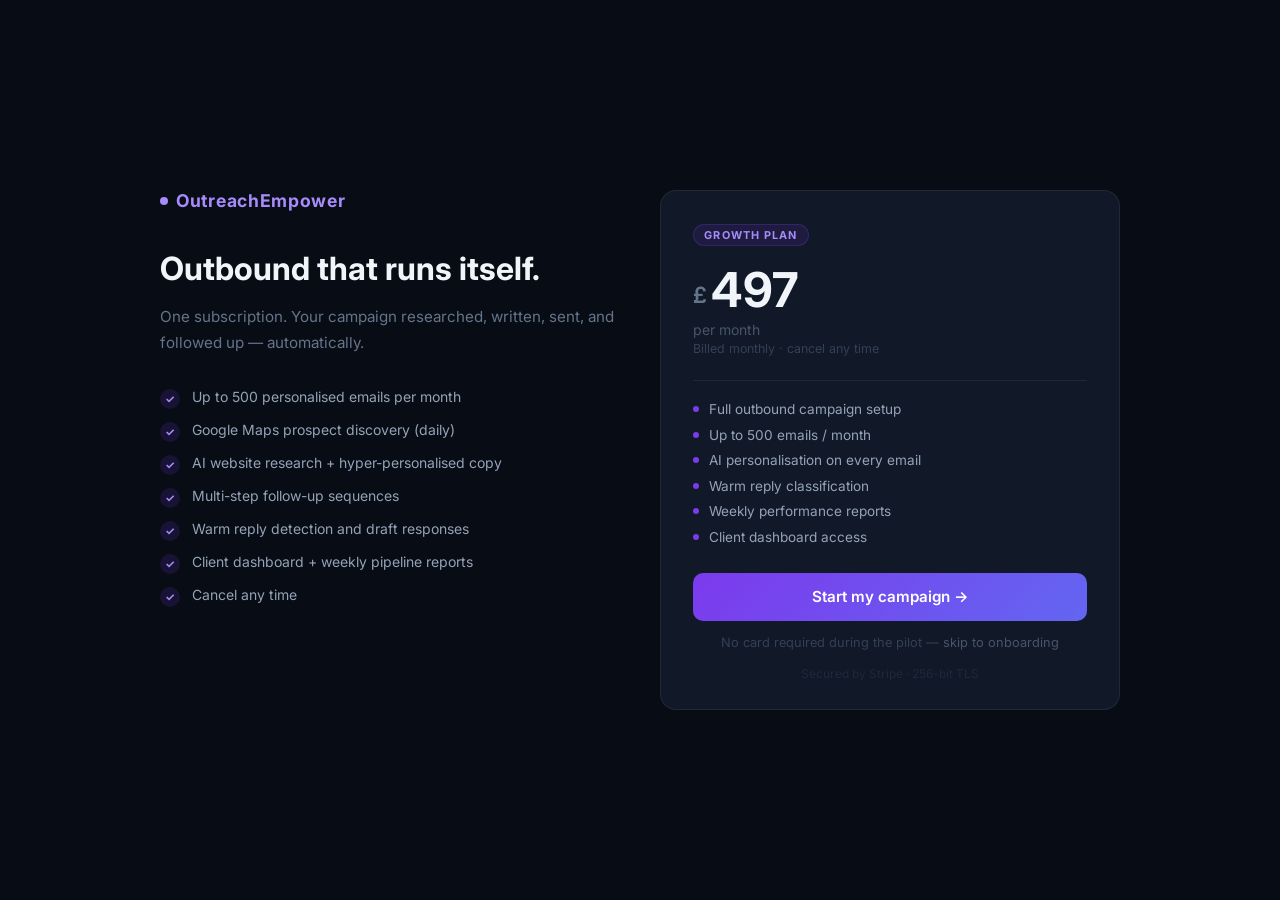
<file: templates/checkout_dummy.html>
<!DOCTYPE html>
<html lang="en">
<head>
  <meta charset="UTF-8" />
  <meta name="viewport" content="width=device-width, initial-scale=1.0" />
  <title>Get started — OutreachEmpower</title>
  <link href="https://fonts.googleapis.com/css2?family=Inter:wght@300;400;500;600;700&display=swap" rel="stylesheet">
  <style>
    *, *::before, *::after { box-sizing: border-box; margin: 0; padding: 0; }

    body {
      font-family: 'Inter', -apple-system, sans-serif;
      background: #080c14;
      color: #e2e8f0;
      min-height: 100vh;
      display: flex;
      align-items: center;
      justify-content: center;
      padding: 2rem 1rem;
    }

    .wrap {
      width: 100%;
      max-width: 960px;
      display: grid;
      grid-template-columns: 1fr 1fr;
      gap: 2.5rem;
      align-items: start;
    }

    @media (max-width: 700px) {
      .wrap { grid-template-columns: 1fr; }
      .left  { display: none; }
    }

    /* ── Left: value prop ── */
    .brand {
      font-size: 1.1rem;
      font-weight: 700;
      color: #a78bfa;
      letter-spacing: 0.04em;
      margin-bottom: 2.5rem;
      display: flex;
      align-items: center;
      gap: 0.5rem;
    }
    .brand::before {
      content: '';
      display: inline-block;
      width: 8px; height: 8px;
      background: #a78bfa;
      border-radius: 50%;
    }

    .left h2 {
      font-size: 2rem;
      font-weight: 700;
      line-height: 1.15;
      margin-bottom: 1rem;
      color: #f1f5f9;
    }

    .left p {
      color: #64748b;
      font-size: 0.95rem;
      line-height: 1.7;
      margin-bottom: 2rem;
    }

    .includes { list-style: none; display: flex; flex-direction: column; gap: 0.75rem; }

    .includes li {
      display: flex;
      align-items: flex-start;
      gap: 0.75rem;
      font-size: 0.875rem;
      color: #94a3b8;
    }

    .includes li::before {
      content: '✓';
      flex-shrink: 0;
      width: 20px;
      height: 20px;
      background: rgba(124,58,237,0.15);
      border-radius: 50%;
      color: #a78bfa;
      font-size: 0.7rem;
      font-weight: 700;
      display: flex;
      align-items: center;
      justify-content: center;
      margin-top: 1px;
    }

    /* ── Right: pricing card ── */
    .card {
      background: #111827;
      border: 1px solid rgba(255,255,255,0.07);
      border-radius: 16px;
      padding: 2rem 2rem 1.75rem;
    }

    .plan-badge {
      display: inline-block;
      font-size: 0.68rem;
      font-weight: 700;
      text-transform: uppercase;
      letter-spacing: 0.1em;
      color: #a78bfa;
      background: rgba(124,58,237,0.12);
      border: 1px solid rgba(124,58,237,0.25);
      border-radius: 20px;
      padding: 0.2rem 0.65rem;
      margin-bottom: 1.25rem;
    }

    .price-row {
      display: flex;
      align-items: flex-end;
      gap: 0.25rem;
      margin-bottom: 0.4rem;
    }

    .price-amount {
      font-size: 3rem;
      font-weight: 700;
      line-height: 1;
      color: #f1f5f9;
    }

    .price-currency {
      font-size: 1.4rem;
      font-weight: 600;
      color: #64748b;
      margin-bottom: 0.4rem;
    }

    .price-period {
      font-size: 0.875rem;
      color: #475569;
      margin-bottom: 0.2rem;
    }

    .price-sub {
      font-size: 0.78rem;
      color: #334155;
      margin-bottom: 1.5rem;
    }

    .divider {
      height: 1px;
      background: rgba(255,255,255,0.06);
      margin-bottom: 1.25rem;
    }

    .feature-list { list-style: none; display: flex; flex-direction: column; gap: 0.6rem; margin-bottom: 1.75rem; }

    .feature-list li {
      display: flex;
      align-items: center;
      gap: 0.6rem;
      font-size: 0.85rem;
      color: #94a3b8;
    }

    .feature-list li span.dot {
      width: 6px;
      height: 6px;
      border-radius: 50%;
      background: #7c3aed;
      flex-shrink: 0;
    }

    /* ── Error banner ── */
    .error-banner {
      background: rgba(239,68,68,0.08);
      border: 1px solid rgba(239,68,68,0.25);
      color: #fca5a5;
      border-radius: 8px;
      padding: 0.75rem 1rem;
      font-size: 0.82rem;
      margin-bottom: 1.25rem;
      display: none;
    }
    .error-banner.visible { display: block; }

    /* ── CTA button ── */
    #checkout-btn {
      width: 100%;
      padding: 0.9rem;
      background: linear-gradient(135deg, #7c3aed, #6366f1);
      color: #fff;
      border: none;
      border-radius: 10px;
      font-size: 0.95rem;
      font-weight: 600;
      font-family: inherit;
      cursor: pointer;
      transition: opacity 0.15s, transform 0.1s;
      margin-bottom: 0.875rem;
    }

    #checkout-btn:hover   { opacity: 0.92; transform: translateY(-1px); }
    #checkout-btn:active  { transform: translateY(0); }
    #checkout-btn:disabled { opacity: 0.5; cursor: not-allowed; transform: none; }

    .skip-link {
      display: block;
      text-align: center;
      font-size: 0.8rem;
      color: #334155;
    }

    .skip-link a { color: #475569; text-decoration: none; }
    .skip-link a:hover { color: #94a3b8; }

    .foot-note {
      margin-top: 1rem;
      font-size: 0.75rem;
      color: #1e293b;
      text-align: center;
    }
  </style>
</head>
<body>
  <div class="wrap">

    <!-- Left: value prop -->
    <div class="left">
      <div class="brand">OutreachEmpower</div>
      <h2>Outbound that runs itself.</h2>
      <p>One subscription. Your campaign researched, written, sent, and followed up — automatically.</p>

      <ul class="includes">
        <li>Up to 500 personalised emails per month</li>
        <li>Google Maps prospect discovery (daily)</li>
        <li>AI website research + hyper-personalised copy</li>
        <li>Multi-step follow-up sequences</li>
        <li>Warm reply detection and draft responses</li>
        <li>Client dashboard + weekly pipeline reports</li>
        <li>Cancel any time</li>
      </ul>
    </div>

    <!-- Right: pricing card -->
    <div class="card">
      <div class="plan-badge">Growth plan</div>

      <div class="price-row">
        <span class="price-currency">£</span>
        <span class="price-amount">497</span>
      </div>
      <div class="price-period">per month</div>
      <div class="price-sub">Billed monthly · cancel any time</div>

      <div class="divider"></div>

      <ul class="feature-list">
        <li><span class="dot"></span>Full outbound campaign setup</li>
        <li><span class="dot"></span>Up to 500 emails / month</li>
        <li><span class="dot"></span>AI personalisation on every email</li>
        <li><span class="dot"></span>Warm reply classification</li>
        <li><span class="dot"></span>Weekly performance reports</li>
        <li><span class="dot"></span>Client dashboard access</li>
      </ul>

      <div id="error-banner" class="error-banner"></div>

      <button id="checkout-btn">Start my campaign &rarr;</button>

      <div class="skip-link">
        No card required during the pilot — <a href="/onboard">skip to onboarding</a>
      </div>

      <div class="foot-note">Secured by Stripe · 256-bit TLS</div>
    </div>

  </div>

  <script>
    const btn = document.getElementById('checkout-btn');
    const err = document.getElementById('error-banner');

    btn.addEventListener('click', async () => {
      btn.disabled = true;
      btn.textContent = 'Redirecting…';
      err.classList.remove('visible');

      try {
        const res  = await fetch('/api/create-checkout-session', { method: 'POST' });
        const data = await res.json();

        if (data.url) {
          window.location.href = data.url;       // Stripe hosted checkout
        } else if (data.fallback) {
          window.location.href = data.fallback;  // no Stripe keys — go straight to onboard
        } else {
          throw new Error(data.error || 'Unexpected response');
        }
      } catch (e) {
        err.textContent = e.message || 'Something went wrong. Try again.';
        err.classList.add('visible');
        btn.disabled = false;
        btn.textContent = 'Start my campaign →';
      }
    });
  </script>
</body>
</html>
</file>
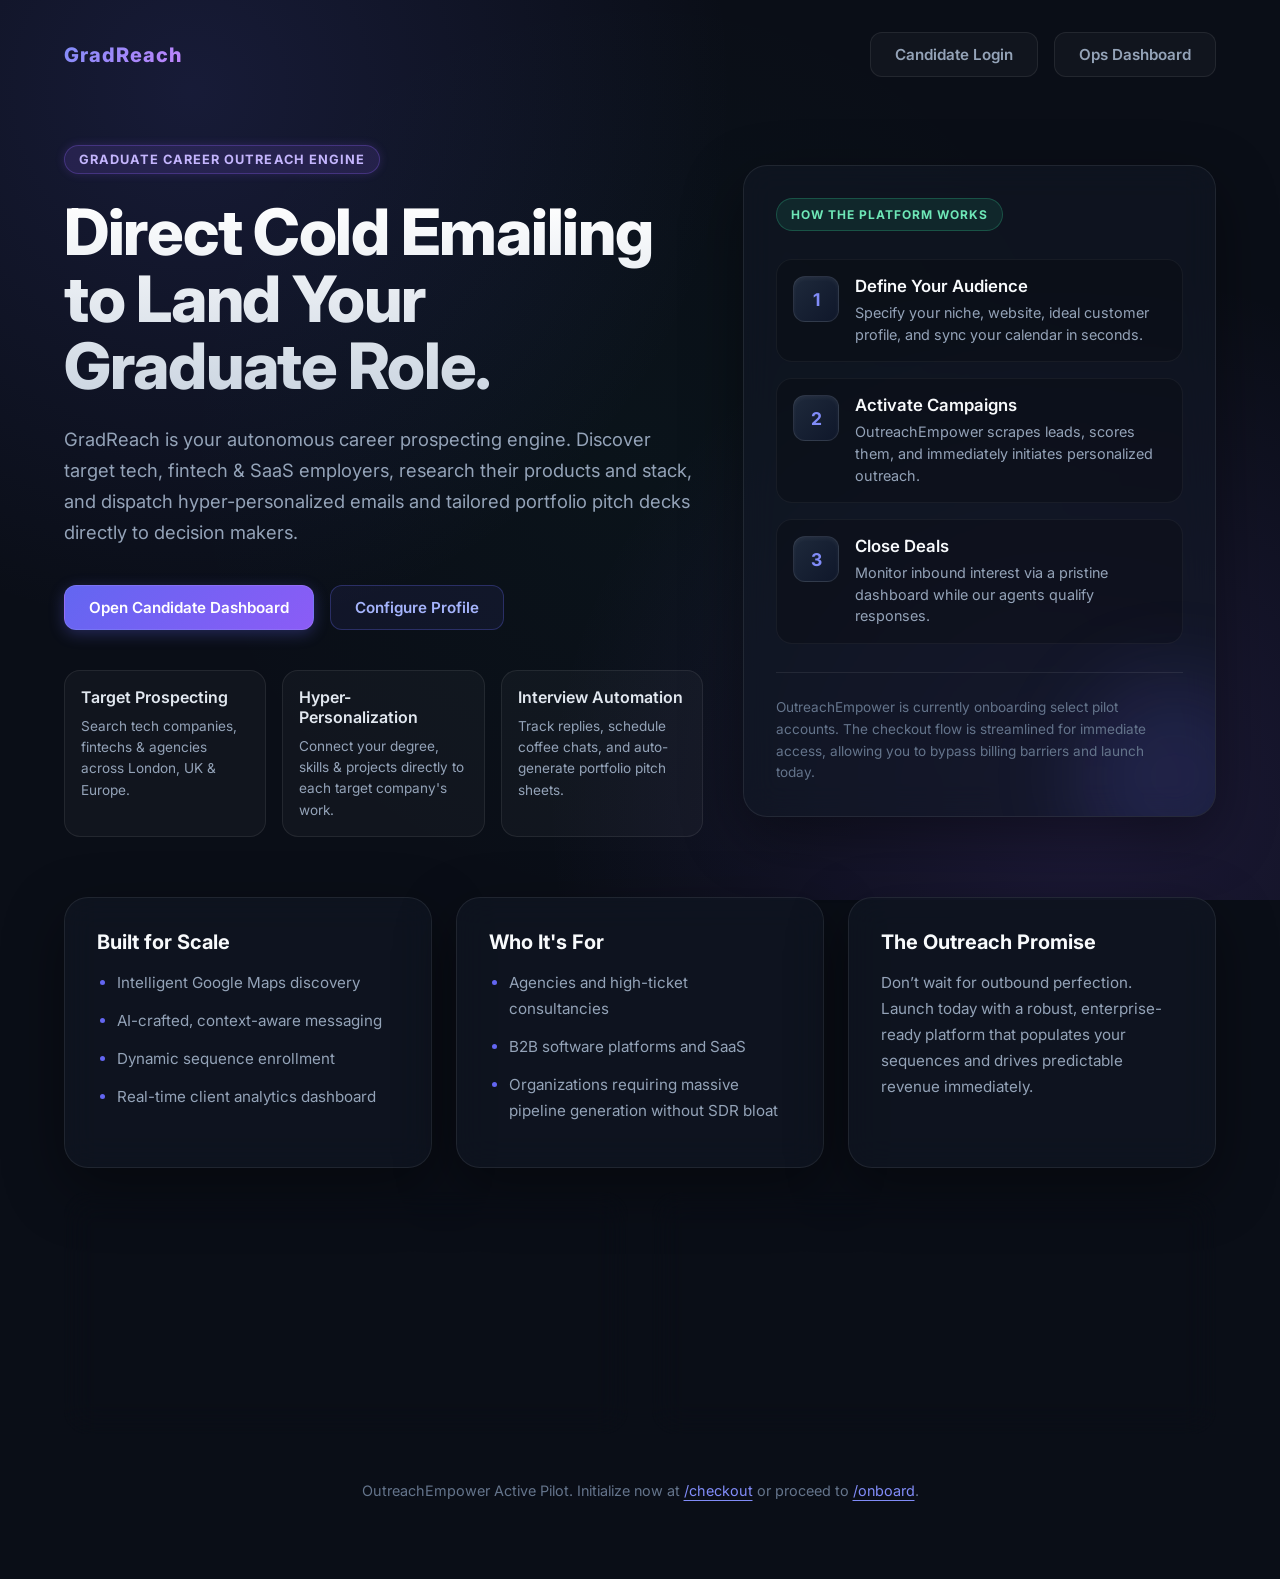
<file: templates/landing.html>
<!DOCTYPE html>
<html lang="en">
<head>
  <meta charset="UTF-8" />
  <meta name="viewport" content="width=device-width, initial-scale=1.0" />
  <title>GradReach | Automated Graduate Career Outreach Engine</title>
  <link href="https://fonts.googleapis.com/css2?family=Inter:wght@300;400;500;600;700;800&display=swap" rel="stylesheet">
  <style>
    :root {
      --bg-dark: #0a0e17;
      --bg-panel: rgba(18, 24, 38, 0.6);
      --ink: #f8fafc;
      --muted: #94a3b8;
      --accent: #6366f1;
      --accent-glow: rgba(99, 102, 241, 0.4);
      --accent-2: #8b5cf6;
      --line: rgba(255, 255, 255, 0.08);
      --shadow: 0 20px 60px rgba(0, 0, 0, 0.4);
    }

    * { box-sizing: border-box; }

    body {
      margin: 0;
      font-family: 'Inter', sans-serif;
      color: var(--ink);
      background-color: var(--bg-dark);
      background-image: 
        radial-gradient(circle at 15% 10%, rgba(99, 102, 241, 0.15), transparent 40%),
        radial-gradient(circle at 85% 90%, rgba(139, 92, 246, 0.15), transparent 40%),
        radial-gradient(circle at 50% 50%, rgba(16, 185, 129, 0.03), transparent 60%);
      background-attachment: fixed;
      min-height: 100vh;
      -webkit-font-smoothing: antialiased;
    }

    a { color: inherit; text-decoration: none; }

    .shell {
      max-width: 1200px;
      margin: 0 auto;
      padding: 32px 24px 80px;
    }

    .topbar {
      display: flex;
      align-items: center;
      justify-content: space-between;
      gap: 16px;
      margin-bottom: 48px;
      animation: fadeInDown 0.8s ease-out;
    }

    .brand {
      font-size: 1.25rem;
      letter-spacing: 0.05em;
      font-weight: 800;
      background: linear-gradient(135deg, #818cf8 0%, #c084fc 100%);
      -webkit-background-clip: text;
      -webkit-text-fill-color: transparent;
    }

    .topnav {
      display: flex;
      gap: 16px;
      flex-wrap: wrap;
    }

    .link-btn,
    .primary-btn,
    .secondary-btn {
      display: inline-flex;
      align-items: center;
      justify-content: center;
      text-decoration: none;
      border-radius: 12px;
      padding: 12px 24px;
      font-size: 0.95rem;
      font-weight: 600;
      transition: all 0.3s cubic-bezier(0.175, 0.885, 0.32, 1.275);
    }

    .link-btn {
      border: 1px solid var(--line);
      background: rgba(255, 255, 255, 0.03);
      color: var(--muted);
    }
    .link-btn:hover {
      background: rgba(255, 255, 255, 0.08);
      color: var(--ink);
      transform: translateY(-2px);
    }

    .primary-btn {
      background: linear-gradient(135deg, var(--accent), var(--accent-2));
      color: #fff;
      box-shadow: 0 4px 15px rgba(99, 102, 241, 0.3);
      border: 1px solid rgba(255, 255, 255, 0.1);
    }
    .primary-btn:hover {
      transform: translateY(-3px) scale(1.02);
      box-shadow: 0 10px 25px rgba(99, 102, 241, 0.5), 0 0 15px var(--accent-glow);
    }

    .secondary-btn {
      border: 1px solid rgba(99, 102, 241, 0.3);
      background: rgba(99, 102, 241, 0.08);
      color: #a5b4fc;
    }
    .secondary-btn:hover {
      background: rgba(99, 102, 241, 0.15);
      border-color: rgba(99, 102, 241, 0.5);
      transform: translateY(-2px);
      color: #fff;
    }

    .hero {
      display: grid;
      grid-template-columns: 1.15fr 0.85fr;
      gap: 40px;
      align-items: center;
      margin-bottom: 40px;
      animation: fadeInUp 0.8s ease-out 0.2s backwards;
    }

    .hero-copy {
      padding: 20px 0;
    }

    .hero-card,
    .section-card {
      background: var(--bg-panel);
      border: 1px solid var(--line);
      border-radius: 24px;
      box-shadow: var(--shadow);
      backdrop-filter: blur(16px);
      -webkit-backdrop-filter: blur(16px);
      transition: transform 0.4s ease, border-color 0.4s ease, box-shadow 0.4s ease;
    }

    .hero-card:hover,
    .section-card:hover {
      transform: translateY(-5px);
      border-color: rgba(99, 102, 241, 0.3);
      box-shadow: 0 25px 50px rgba(0, 0, 0, 0.5), 0 0 30px rgba(99, 102, 241, 0.15);
    }

    .eyebrow {
      display: inline-flex;
      align-items: center;
      padding: 6px 14px;
      border-radius: 999px;
      background: rgba(139, 92, 246, 0.15);
      color: #c4b5fd;
      border: 1px solid rgba(139, 92, 246, 0.3);
      font-size: 0.8rem;
      letter-spacing: 0.08em;
      font-weight: 700;
      text-transform: uppercase;
      margin-bottom: 24px;
      box-shadow: 0 0 10px rgba(139, 92, 246, 0.2);
    }

    h1 {
      margin: 0 0 24px;
      font-size: clamp(2.8rem, 5vw, 4.5rem);
      line-height: 1.05;
      font-weight: 800;
      letter-spacing: -0.02em;
      background: linear-gradient(180deg, #ffffff 0%, #cbd5e1 100%);
      -webkit-background-clip: text;
      -webkit-text-fill-color: transparent;
    }

    .lede {
      margin: 0 0 36px;
      color: var(--muted);
      font-size: 1.15rem;
      line-height: 1.7;
      max-width: 44rem;
      font-weight: 400;
    }

    .cta-row {
      display: flex;
      gap: 16px;
      flex-wrap: wrap;
      margin-bottom: 40px;
    }

    .micro-proof {
      display: grid;
      grid-template-columns: repeat(3, minmax(0, 1fr));
      gap: 16px;
    }

    .proof {
      padding: 16px;
      border-radius: 16px;
      background: rgba(255, 255, 255, 0.03);
      border: 1px solid var(--line);
      transition: background 0.3s ease;
    }
    .proof:hover {
      background: rgba(255, 255, 255, 0.06);
    }

    .proof strong {
      display: block;
      font-size: 1rem;
      color: #e2e8f0;
      margin-bottom: 8px;
      font-weight: 600;
    }

    .proof span {
      color: var(--muted);
      font-size: 0.85rem;
      line-height: 1.5;
    }

    .hero-card {
      padding: 32px;
      display: flex;
      flex-direction: column;
      justify-content: space-between;
      overflow: hidden;
      position: relative;
      animation: fadeInRight 0.8s ease-out 0.4s backwards;
    }

    .hero-card::after {
      content: "";
      position: absolute;
      inset: auto -60px -60px auto;
      width: 200px;
      height: 200px;
      border-radius: 50%;
      background: rgba(99, 102, 241, 0.15);
      filter: blur(40px);
      z-index: 0;
      pointer-events: none;
    }

    .hero-card > * {
      position: relative;
      z-index: 1;
    }

    .flow-tag {
      display: inline-flex;
      padding: 8px 14px;
      border-radius: 999px;
      background: rgba(52, 211, 153, 0.1);
      border: 1px solid rgba(52, 211, 153, 0.25);
      color: #6ee7b7;
      font-size: 0.75rem;
      text-transform: uppercase;
      font-weight: 700;
      letter-spacing: 0.08em;
      margin-bottom: 28px;
    }

    .flow-list {
      display: grid;
      gap: 16px;
      margin-bottom: 28px;
    }

    .flow-step {
      display: grid;
      grid-template-columns: 46px 1fr;
      gap: 16px;
      align-items: start;
      padding: 16px;
      border-radius: 16px;
      background: rgba(0, 0, 0, 0.2);
      border: 1px solid rgba(255, 255, 255, 0.05);
      transition: all 0.3s ease;
    }
    .flow-step:hover {
      background: rgba(0, 0, 0, 0.4);
      border-color: rgba(99, 102, 241, 0.3);
      transform: translateX(4px);
    }

    .step-num {
      width: 46px;
      height: 46px;
      border-radius: 12px;
      background: linear-gradient(135deg, #1e293b, #0f172a);
      border: 1px solid rgba(255, 255, 255, 0.1);
      color: #818cf8;
      display: flex;
      align-items: center;
      justify-content: center;
      font-weight: 700;
      font-size: 1.1rem;
      box-shadow: inset 0 2px 4px rgba(255,255,255,0.05);
    }

    .flow-step strong {
      display: block;
      margin-bottom: 6px;
      font-size: 1.05rem;
      color: #f8fafc;
      font-weight: 600;
    }

    .flow-step span {
      color: var(--muted);
      font-size: 0.9rem;
      line-height: 1.5;
    }

    .pilot-note {
      border-top: 1px solid var(--line);
      padding-top: 24px;
      color: #64748b;
      font-size: 0.85rem;
      line-height: 1.6;
    }

    .grid {
      display: grid;
      grid-template-columns: repeat(3, minmax(0, 1fr));
      gap: 24px;
      margin-top: 24px;
      animation: fadeInUp 0.8s ease-out 0.6s backwards;
    }

    .section-card {
      padding: 32px;
    }

    .section-card h2,
    .section-card h3 {
      margin: 0 0 16px;
      font-size: 1.25rem;
      color: #f8fafc;
      font-weight: 700;
    }

    .section-card p,
    .section-card li {
      color: var(--muted);
      line-height: 1.7;
      font-size: 0.95rem;
      margin-bottom: 12px;
    }

    .section-card ul {
      margin: 0;
      padding-left: 20px;
    }

    .section-card li::marker {
      color: var(--accent);
    }

    .launch-band {
      margin-top: 24px;
      display: grid;
      grid-template-columns: 1fr 1fr;
      gap: 24px;
      animation: fadeInUp 0.8s ease-out 0.8s backwards;
    }

    .launch-band .section-card {
      min-height: 100%;
    }

    .footer-note {
      margin-top: 48px;
      text-align: center;
      color: #64748b;
      font-size: 0.9rem;
      animation: fadeIn 1s ease-out 1s backwards;
    }
    
    .footer-note a {
      color: #818cf8;
      text-decoration: underline;
      text-underline-offset: 4px;
    }
    .footer-note a:hover {
      color: #c084fc;
    }

    @keyframes fadeInUp {
      from { opacity: 0; transform: translateY(30px); }
      to { opacity: 1; transform: translateY(0); }
    }
    @keyframes fadeInDown {
      from { opacity: 0; transform: translateY(-20px); }
      to { opacity: 1; transform: translateY(0); }
    }
    @keyframes fadeInRight {
      from { opacity: 0; transform: translateX(30px); }
      to { opacity: 1; transform: translateX(0); }
    }
    @keyframes fadeIn {
      from { opacity: 0; }
      to { opacity: 1; }
    }

    @media (max-width: 1024px) {
      .hero {
        grid-template-columns: 1fr;
      }
      .hero-card {
        max-width: 600px;
        margin: 0 auto;
      }
      .micro-proof {
        grid-template-columns: repeat(2, 1fr);
      }
    }

    @media (max-width: 768px) {
      .grid,
      .launch-band {
        grid-template-columns: 1fr;
      }
      .micro-proof {
        grid-template-columns: 1fr;
      }
    }

    @media (max-width: 640px) {
      .shell {
        padding: 20px 16px 48px;
      }

      .hero-card,
      .section-card {
        padding: 24px;
      }

      .topbar {
        align-items: flex-start;
        flex-direction: column;
      }
    }
  </style>
</head>
<body>
  <div class="shell">
    <div class="topbar">
      <div class="brand">GradReach</div>
      <div class="topnav">
        <a class="link-btn" href="/client/login">Candidate Login</a>
        <a class="link-btn" href="/ops">Ops Dashboard</a>
      </div>
    </div>

    <section class="hero">
      <div class="hero-copy">
        <div class="eyebrow">Graduate Career Outreach Engine</div>
        <h1>Direct Cold Emailing to Land Your Graduate Role.</h1>
        <p class="lede">
          GradReach is your autonomous career prospecting engine. 
          Discover target tech, fintech & SaaS employers, research their products and stack, 
          and dispatch hyper-personalized emails and tailored portfolio pitch decks directly to decision makers.
        </p>

        <div class="cta-row">
          <a class="primary-btn" href="/client">Open Candidate Dashboard</a>
          <a class="secondary-btn" href="/client/settings">Configure Profile</a>
        </div>

        <div class="micro-proof">
          <div class="proof">
            <strong>Target Prospecting</strong>
            <span>Search tech companies, fintechs & agencies across London, UK & Europe.</span>
          </div>
          <div class="proof">
            <strong>Hyper-Personalization</strong>
            <span>Connect your degree, skills & projects directly to each target company's work.</span>
          </div>
          <div class="proof">
            <strong>Interview Automation</strong>
            <span>Track replies, schedule coffee chats, and auto-generate portfolio pitch sheets.</span>
          </div>
        </div>
      </div>

      <aside class="hero-card">
        <div>
          <div class="flow-tag">How the platform works</div>
          <div class="flow-list">
            <div class="flow-step">
              <div class="step-num">1</div>
              <div>
                <strong>Define Your Audience</strong>
                <span>Specify your niche, website, ideal customer profile, and sync your calendar in seconds.</span>
              </div>
            </div>
            <div class="flow-step">
              <div class="step-num">2</div>
              <div>
                <strong>Activate Campaigns</strong>
                <span>OutreachEmpower scrapes leads, scores them, and immediately initiates personalized outreach.</span>
              </div>
            </div>
            <div class="flow-step">
              <div class="step-num">3</div>
              <div>
                <strong>Close Deals</strong>
                <span>Monitor inbound interest via a pristine dashboard while our agents qualify responses.</span>
              </div>
            </div>
          </div>
        </div>

        <div class="pilot-note">
          OutreachEmpower is currently onboarding select pilot accounts. The checkout flow is streamlined for immediate access, allowing you to bypass billing barriers and launch today.
        </div>
      </aside>
    </section>

    <section class="grid">
      <div class="section-card">
        <h2>Built for Scale</h2>
        <ul>
          <li>Intelligent Google Maps discovery</li>
          <li>AI-crafted, context-aware messaging</li>
          <li>Dynamic sequence enrollment</li>
          <li>Real-time client analytics dashboard</li>
        </ul>
      </div>

      <div class="section-card">
        <h2>Who It's For</h2>
        <ul>
          <li>Agencies and high-ticket consultancies</li>
          <li>B2B software platforms and SaaS</li>
          <li>Organizations requiring massive pipeline generation without SDR bloat</li>
        </ul>
      </div>

      <div class="section-card">
        <h2>The Outreach Promise</h2>
        <p>
          Don’t wait for outbound perfection. Launch today with a robust, enterprise-ready platform that populates your sequences and drives predictable revenue immediately.
        </p>
      </div>
    </section>

    <section class="launch-band">
      <div class="section-card">
        <h3>Accelerated Onboarding</h3>
        <p>
          Our optimized path to revenue: land on the site, bypass initial friction, complete your targeting profile, activate your AI agents, and monitor the dashboard as meetings roll in.
        </p>
      </div>
      <div class="section-card">
        <h3>Require Dedicated Strategy?</h3>
        <p>
          If you are targeting complex enterprise accounts, schedule a strategy session. We'll fine-tune the AI personas specifically for your niche.
        </p>
        <p style="margin-top:20px;">
          <a class="secondary-btn" href="{{ default_calendar_link }}" target="_blank" rel="noreferrer">Schedule Strategy Call</a>
        </p>
      </div>
    </section>

    <div class="footer-note">
      OutreachEmpower Active Pilot. Initialize now at <a href="/checkout">/checkout</a> or proceed to <a href="/onboard">/onboard</a>.
    </div>
  </div>
</body>
</html>
</file>
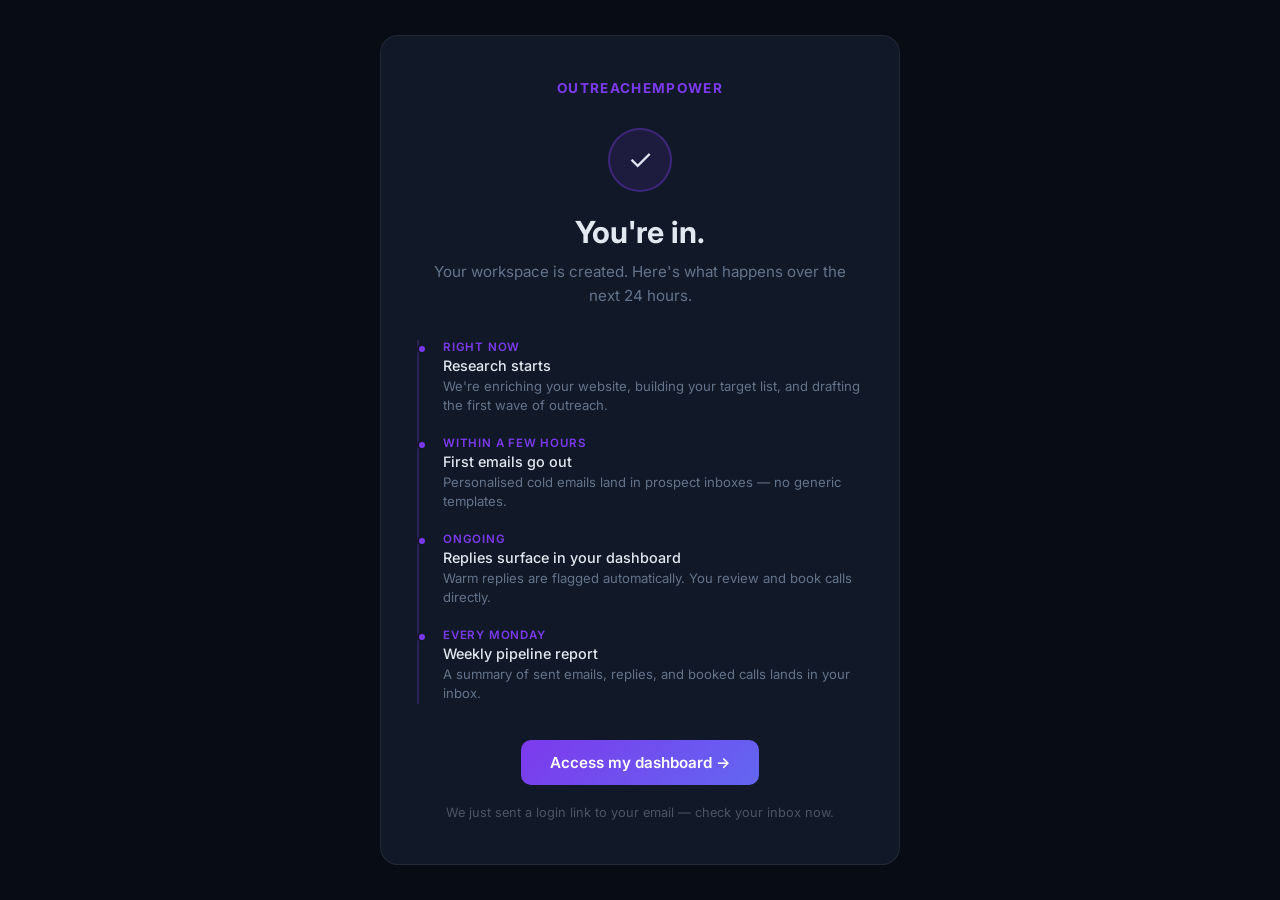
<file: templates/onboard_confirm.html>
<!DOCTYPE html>
<html lang="en">
<head>
  <meta charset="UTF-8" />
  <meta name="viewport" content="width=device-width, initial-scale=1.0" />
  <title>You're in — OutreachEmpower</title>
  <link href="https://fonts.googleapis.com/css2?family=Inter:wght@300;400;500;600;700&display=swap" rel="stylesheet">
  <style>
    *, *::before, *::after { box-sizing: border-box; margin: 0; padding: 0; }

    body {
      font-family: 'Inter', -apple-system, sans-serif;
      background: #080c14;
      color: #e2e8f0;
      min-height: 100vh;
      display: flex;
      align-items: center;
      justify-content: center;
      padding: 2rem 1rem;
    }

    .card {
      width: 100%;
      max-width: 520px;
      background: #111827;
      border: 1px solid rgba(255,255,255,0.07);
      border-radius: 18px;
      padding: 2.75rem 2.25rem;
      text-align: center;
    }

    .brand {
      font-size: 0.85rem;
      font-weight: 700;
      color: #7c3aed;
      letter-spacing: 0.1em;
      text-transform: uppercase;
      margin-bottom: 2rem;
    }

    .check-wrap {
      width: 64px;
      height: 64px;
      border-radius: 50%;
      background: rgba(124,58,237,0.12);
      border: 2px solid rgba(124,58,237,0.35);
      display: flex;
      align-items: center;
      justify-content: center;
      margin: 0 auto 1.5rem;
      font-size: 1.8rem;
      line-height: 1;
    }

    h1 {
      font-size: 1.9rem;
      font-weight: 700;
      line-height: 1.1;
      margin-bottom: 0.6rem;
    }

    .subtitle {
      color: #64748b;
      font-size: 0.95rem;
      line-height: 1.6;
      margin-bottom: 2rem;
    }

    .timeline {
      text-align: left;
      border-left: 2px solid rgba(124,58,237,0.25);
      padding-left: 1.5rem;
      margin-bottom: 2.25rem;
      display: flex;
      flex-direction: column;
      gap: 1.25rem;
    }

    .tl-item { position: relative; }

    .tl-item::before {
      content: '';
      position: absolute;
      left: -1.65rem;
      top: 4px;
      width: 10px;
      height: 10px;
      border-radius: 50%;
      background: #7c3aed;
      border: 2px solid #111827;
    }

    .tl-when {
      font-size: 0.72rem;
      font-weight: 600;
      color: #7c3aed;
      text-transform: uppercase;
      letter-spacing: 0.07em;
      margin-bottom: 0.2rem;
    }

    .tl-what {
      font-size: 0.9rem;
      font-weight: 500;
      color: #e2e8f0;
      margin-bottom: 0.15rem;
    }

    .tl-desc {
      font-size: 0.82rem;
      color: #64748b;
      line-height: 1.5;
    }

    .cta {
      display: inline-flex;
      align-items: center;
      gap: 0.4rem;
      padding: 0.8rem 1.8rem;
      background: linear-gradient(135deg, #7c3aed, #6366f1);
      color: #fff;
      border-radius: 10px;
      text-decoration: none;
      font-weight: 600;
      font-size: 0.95rem;
      transition: opacity 0.15s, transform 0.1s;
    }

    .cta:hover { opacity: 0.9; transform: translateY(-1px); }

    .foot {
      margin-top: 1.25rem;
      font-size: 0.8rem;
      color: #4b5563;
    }
  </style>
</head>
<body>
  <div class="card">
    <div class="brand">OutreachEmpower</div>

    <div class="check-wrap">✓</div>

    <h1>You're in.</h1>
    <p class="subtitle">Your workspace is created. Here's what happens over the next 24 hours.</p>

    <div class="timeline">
      <div class="tl-item">
        <div class="tl-when">Right now</div>
        <div class="tl-what">Research starts</div>
        <div class="tl-desc">We're enriching your website, building your target list, and drafting the first wave of outreach.</div>
      </div>
      <div class="tl-item">
        <div class="tl-when">Within a few hours</div>
        <div class="tl-what">First emails go out</div>
        <div class="tl-desc">Personalised cold emails land in prospect inboxes — no generic templates.</div>
      </div>
      <div class="tl-item">
        <div class="tl-when">Ongoing</div>
        <div class="tl-what">Replies surface in your dashboard</div>
        <div class="tl-desc">Warm replies are flagged automatically. You review and book calls directly.</div>
      </div>
      <div class="tl-item">
        <div class="tl-when">Every Monday</div>
        <div class="tl-what">Weekly pipeline report</div>
        <div class="tl-desc">A summary of sent emails, replies, and booked calls lands in your inbox.</div>
      </div>
    </div>

    <a class="cta" href="/client/login">Access my dashboard &rarr;</a>

    <p class="foot">We just sent a login link to your email — check your inbox now.</p>
  </div>
</body>
</html>
</file>
